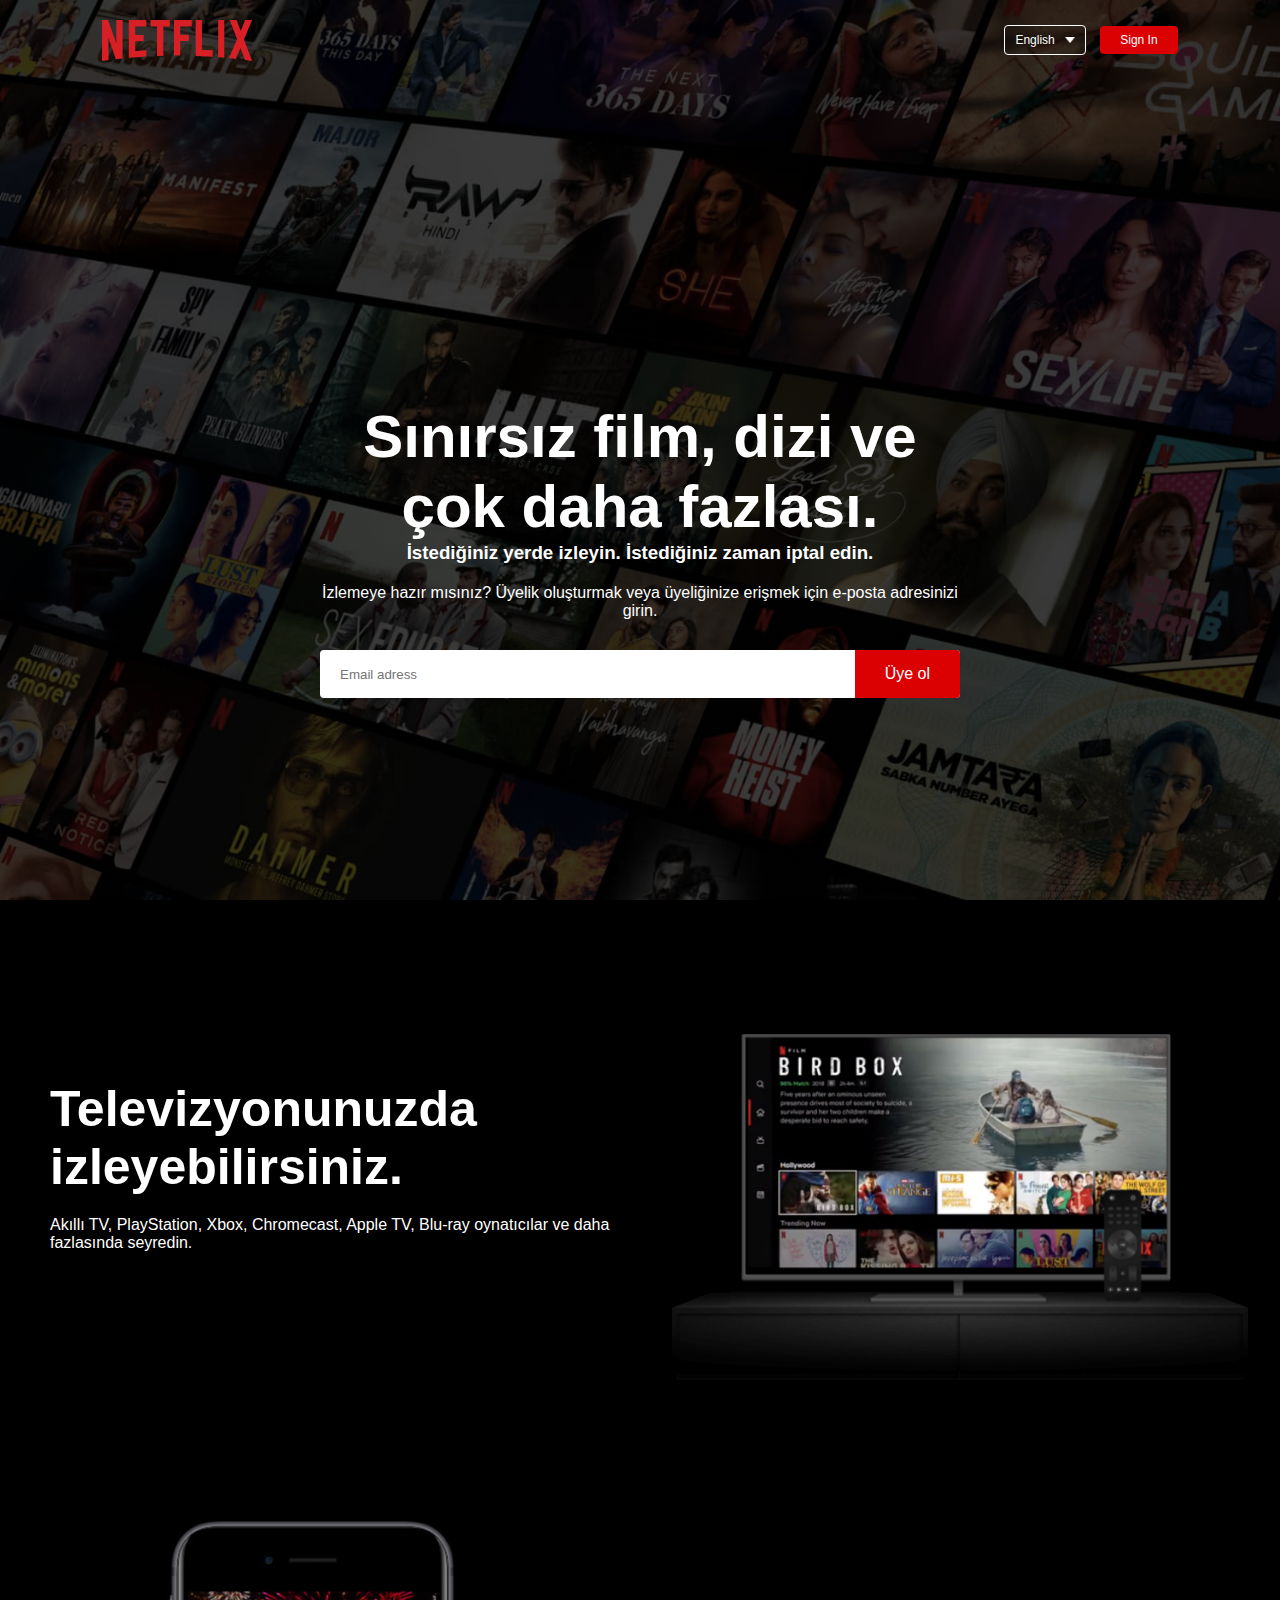
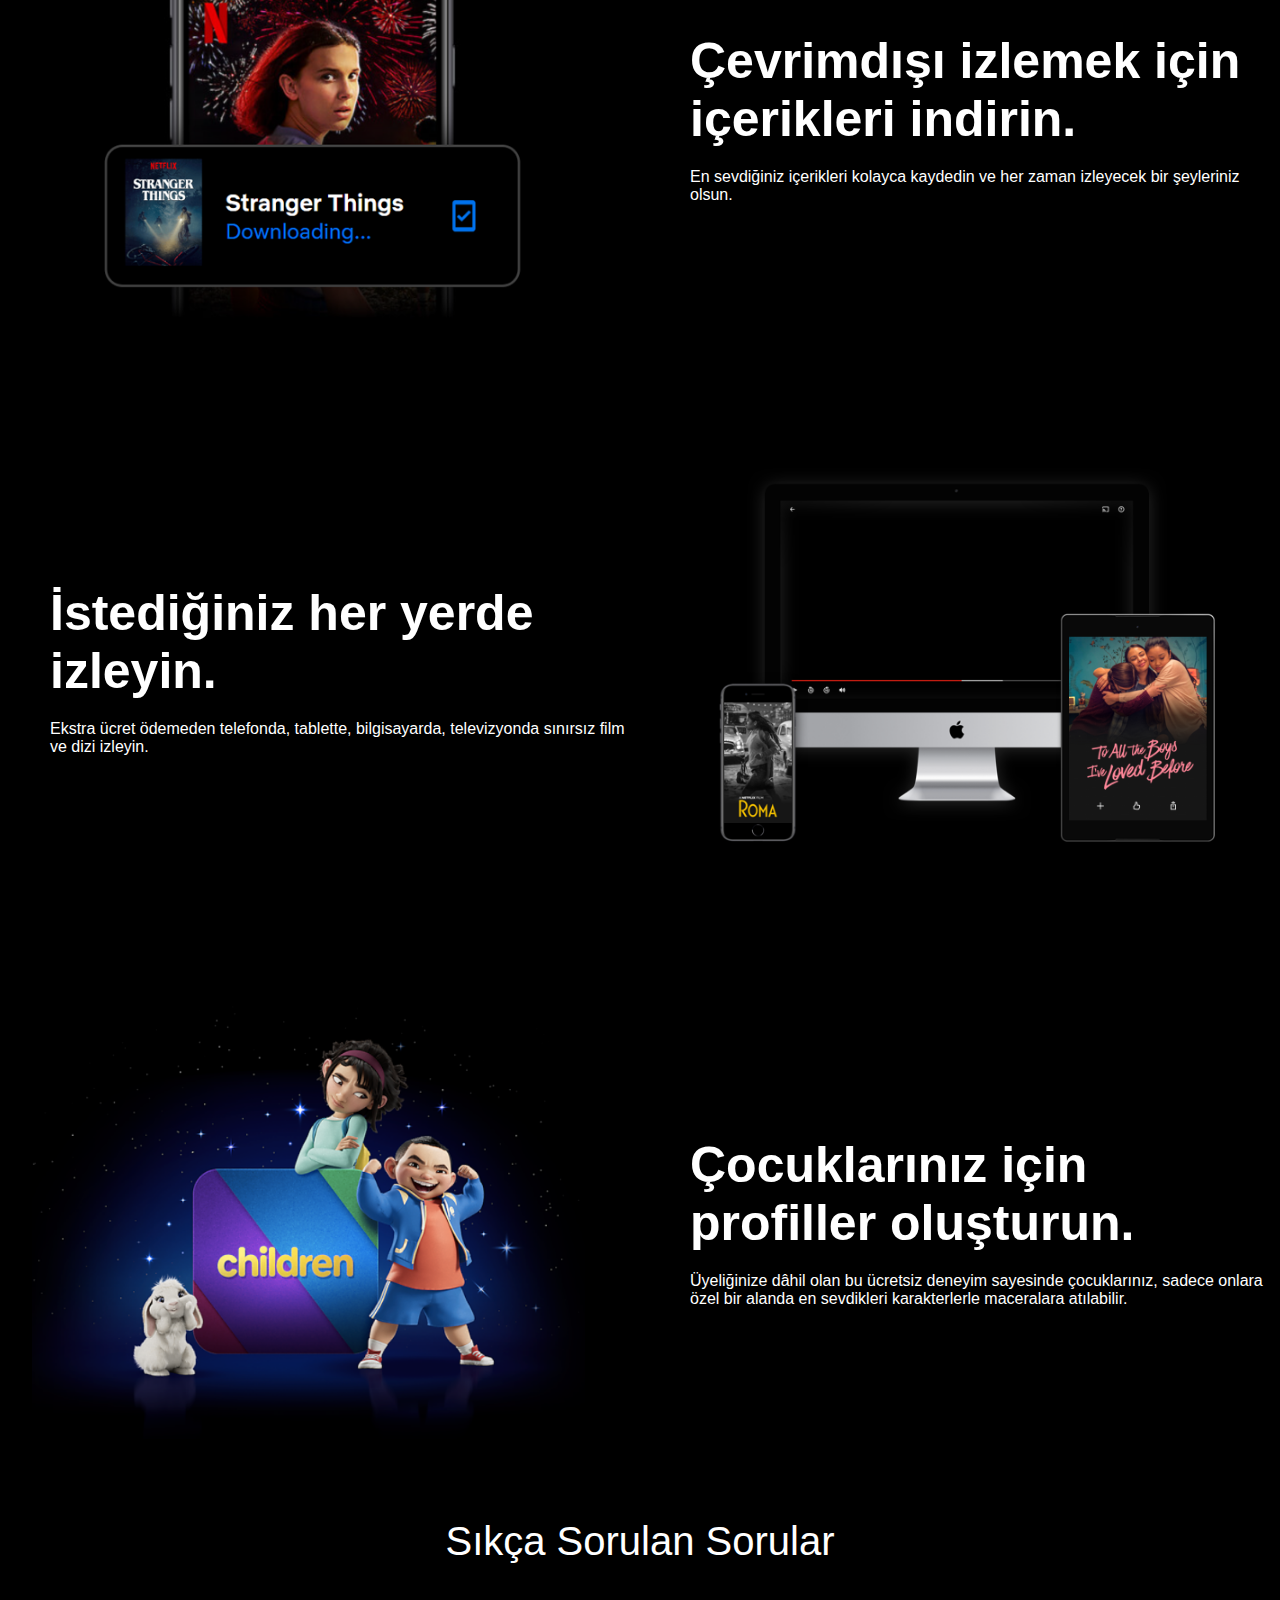
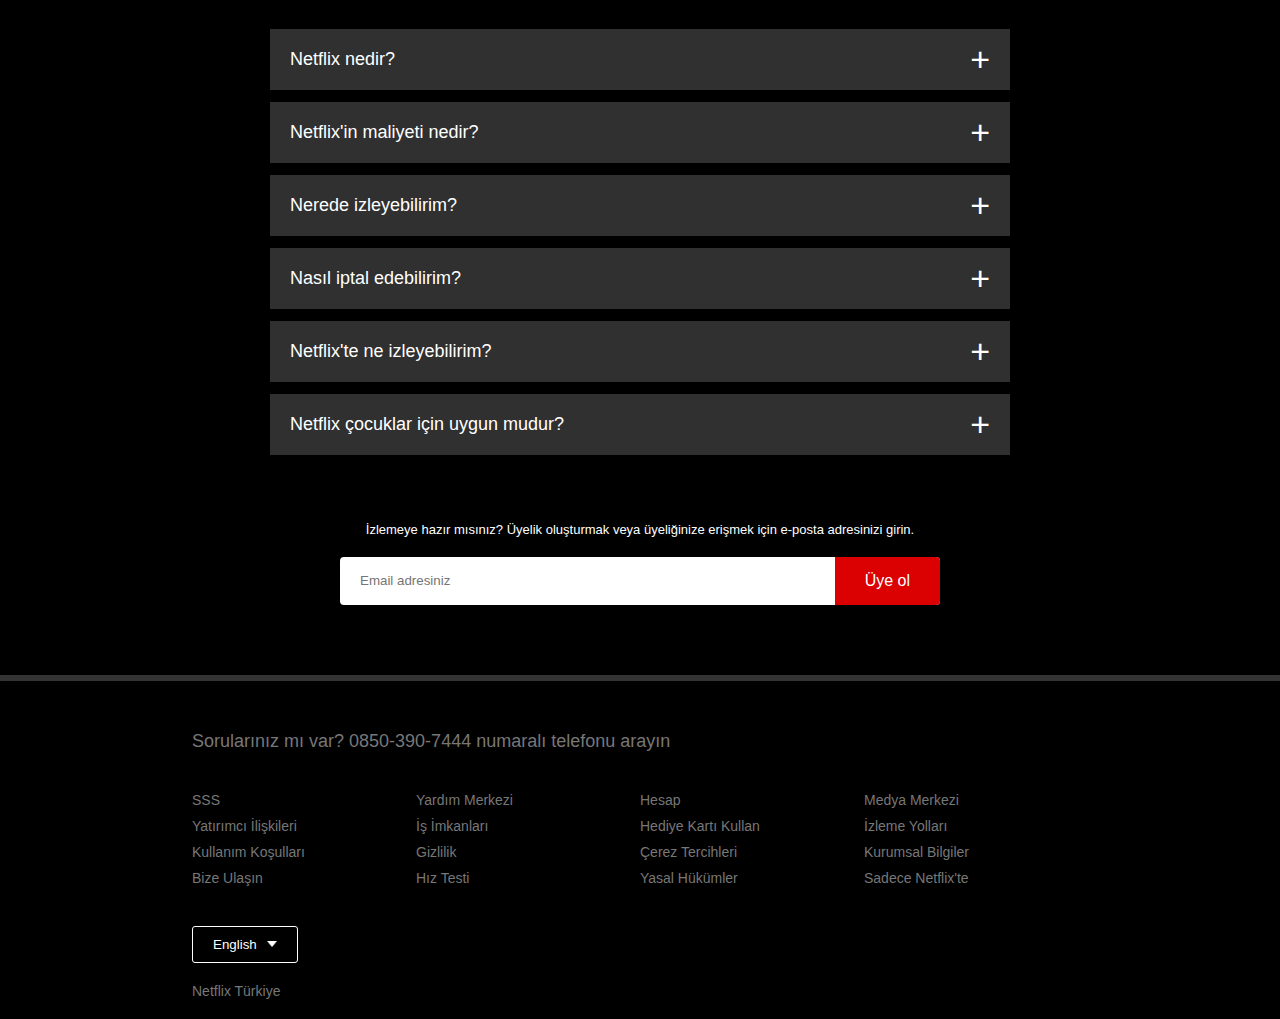
<file: Netflix/anasayfagiriş/index.html>
<html lang="en">
  <head>
    <meta charset="UTF-8" />
    <meta http-equiv="X-UA-Compatible" content="IE=edge" />
    <meta name="viewport" content="width=device-width, initial-scale=1.0" />
    <link rel="stylesheet" href="style.css" />
    <title>Netflix Clone</title>
  </head>
  <body>
    <div class="header">
      <nav>
        <img src="img/logo.png" class="logo" />
        <div>
          <button class="language-btn">
            English <img src="img/down-icon.png" />
          </button>
          <a href="/Netflix/filmgiriş/index.html"><button>Sign In</button></a>
        </div>
      </nav>
      <div class="header-content">
        <h1>Sınırsız film, dizi ve çok daha fazlası.</h1>
        <h3>İstediğiniz yerde izleyin. İstediğiniz zaman iptal edin.</h3>
        <p>
          İzlemeye hazır mısınız? Üyelik oluşturmak veya üyeliğinize erişmek
          için e‑posta adresinizi girin.
        </p>
        <form class="email-signup">
          <input
            type="email"
            placeholder="Email adress"
            required
          /><!-- gerekli uyarısı için "required"-->
          <button type="submit">Üye ol</button>
        </form>
      </div>
    </div>

    <div class="features">
      <div class="row">
        <div class="text-col">
          <h2>Televizyonunuzda izleyebilirsiniz.</h2>
          <p>
            Akıllı TV, PlayStation, Xbox, Chromecast, Apple TV, Blu-ray
            oynatıcılar ve daha fazlasında seyredin.
          </p>
        </div>
        <div class="img-col">
          <img src="img/feature-1.png" />
        </div>
      </div>
      <div class="row">
        <div class="img-col">
          <img src="img/feature-2.png" />
        </div>
        <div class="text-col">
          <h2>Çevrimdışı izlemek için içerikleri indirin.</h2>
          <p>
            En sevdiğiniz içerikleri kolayca kaydedin ve her zaman izleyecek bir
            şeyleriniz olsun.
          </p>
        </div>
      </div>
      <div class="row">
        <div class="text-col">
          <h2>İstediğiniz her yerde izleyin.</h2>
          <p>
            Ekstra ücret ödemeden telefonda, tablette, bilgisayarda,
            televizyonda sınırsız film ve dizi izleyin.
          </p>
        </div>
        <div class="img-col">
          <img src="img/feature-3.png" />
        </div>
      </div>
      <div class="row">
        <div class="img-col">
          <img src="img/feature-4.png" />
        </div>
        <div class="text-col">
          <h2>Çocuklarınız için profiller oluşturun.</h2>
          <p>
            Üyeliğinize dâhil olan bu ücretsiz deneyim sayesinde çocuklarınız,
            sadece onlara özel bir alanda en sevdikleri karakterlerle maceralara
            atılabilir.
          </p>
        </div>
      </div>
    </div>

    <!-- accordion start -->
    <div class="faq">
      <h2>Sıkça Sorulan Sorular</h2>
      <ul class="accordion">
        <li>
          <input type="radio" name="accordion" id="first" />
          <label for="first">Netflix nedir?</label>
          <div class="content">
            <p>
              Lorem ipsum dolor sit amet consectetur adipisicing elit. Quaerat
              ab similique quas et ea odio non omnis, eveniet qui rem tempora
              nemo ut corporis harum fugit minima a, alias unde!
            </p>
          </div>
        </li>
        <li>
          <input type="radio" name="accordion" id="second" />
          <label for="second">Netflix'in maliyeti nedir?</label>
          <div class="content">
            <p>
              Lorem ipsum dolor sit amet consectetur adipisicing elit. Quae ab
              similique quas et ea odio non omnis, eveniet qui rem tempo nemo ut
              corporis harum fugit minima a, alias unde!
            </p>
          </div>
        </li>
        <li>
          <input type="radio" name="accordion" id="third" />
          <label for="third">Nerede izleyebilirim?</label>
          <div class="content">
            <p>
              Lorem ipsum dolor sit amet consectetur adipisicing elit. Quae ab
              similique quas et ea odio non omnis, eveniet qui rem tempo nemo ut
              corporis harum fugit minima a, alias unde!
            </p>
          </div>
        </li>
        <li>
          <input type="radio" name="accordion" id="fourth" />
          <label for="fourth">Nasıl iptal edebilirim?</label>
          <div class="content">
            <p>
              Lorem ipsum dolor sit amet consectetur adipisicing elit. Quae ab
              similique quas et ea odio non omnis, eveniet qui rem tempo nemo ut
              corporis harum fugit minima a, alias unde!
            </p>
          </div>
        </li>
        <li>
          <input type="radio" name="accordion" id="fifth" />
          <label for="fifth">Netflix'te ne izleyebilirim?</label>
          <div class="content">
            <p>
              Lorem ipsum dolor sit amet consectetur adipisicing elit. Quae ab
              similique quas et ea odio non omnis, eveniet qui rem tempo nemo ut
              corporis harum fugit minima a, alias unde!
            </p>
          </div>
        </li>
        <li>
          <input type="radio" name="accordion" id="sixth" />
          <label for="sixth">Netflix çocuklar için uygun mudur?</label>
          <div class="content">
            <p>
              Lorem ipsum dolor sit amet consectetur adipisicing elit. Quae ab
              similique quas et ea odio non omnis, eveniet qui rem tempo nemo ut
              corporis harum fugit minima a, alias unde!
            </p>
          </div>
        </li>
      </ul>
      <small>İzlemeye hazır mısınız? Üyelik oluşturmak veya üyeliğinize erişmek için e‑posta adresinizi girin.</small>
      <form class="email-signup">
        <input
          type="email"
          placeholder="Email adresiniz"
          required
        /><!-- gerekli uyarısı için "required"-->
        <button type="submit">Üye ol</button>
      </form>
    </div>

    <div class="footer">
      <h2>Sorularınız mı var? 0850-390-7444 numaralı telefonu arayın</h2>

      <div class="row">
        <div class="col">
          <a href="#">SSS</a>
          <a href="#">Yatırımcı İlişkileri</a>
          <a href="#">Kullanım Koşulları</a>
          <a href="#">Bize Ulaşın</a>
        </div>
        <div class="col">
          <a href="#">Yardım Merkezi</a>
          <a href="#">İş İmkanları</a>
          <a href="#">Gizlilik</a>
          <a href="#">Hız Testi</a>
        </div>
        <div class="col">
          <a href="#">Hesap</a>
          <a href="#">Hediye Kartı Kullan</a>
          <a href="#">Çerez Tercihleri</a>
          <a href="#">Yasal Hükümler</a>
        </div>
        <div class="col">
          <a href="#">Medya Merkezi</a>
          <a href="#">İzleme Yolları</a>
          <a href="#">Kurumsal Bilgiler</a>
          <a href="#">Sadece Netflix'te</a>
        </div>
      </div>
      <button class="language-btn">
        English <img src="img/down-icon.png" />
      </button>
      <p class="copyright-txt">Netflix Türkiye</p>
    </div>
  </body>
</html>
</file>
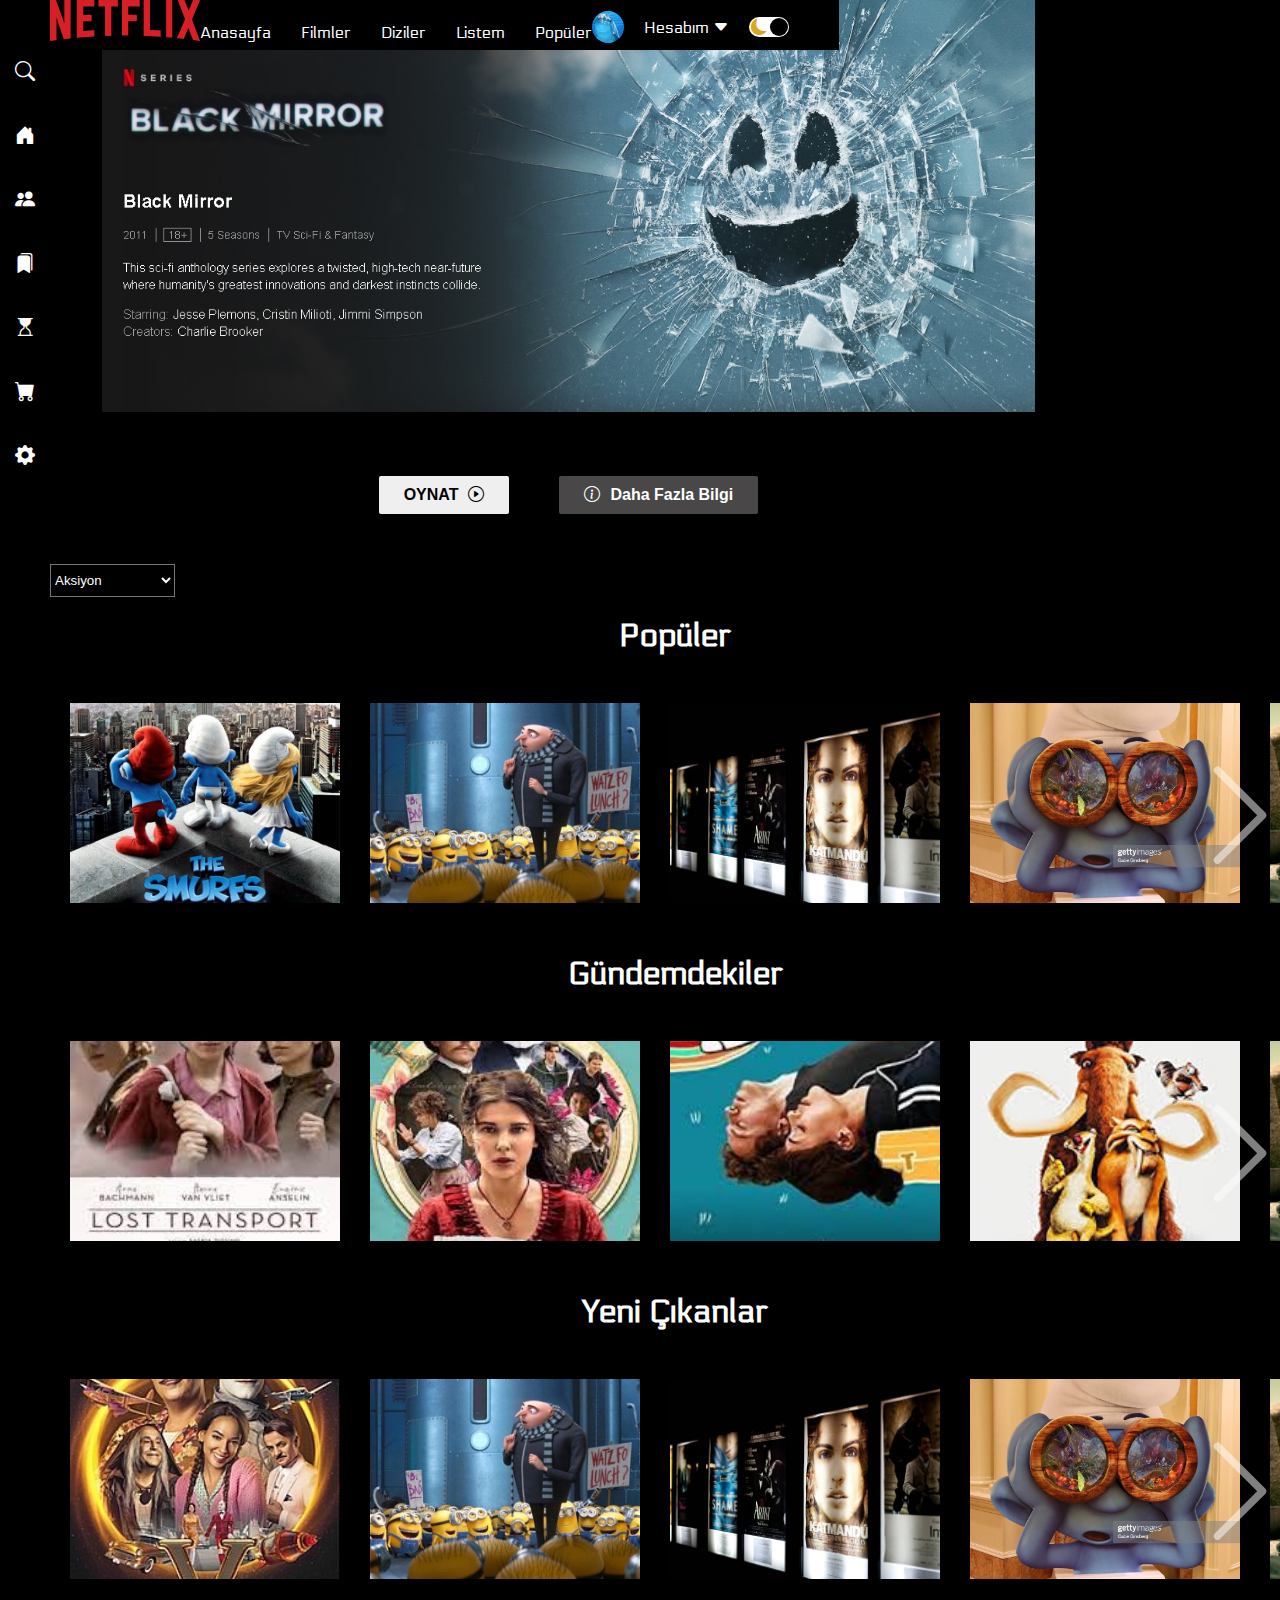
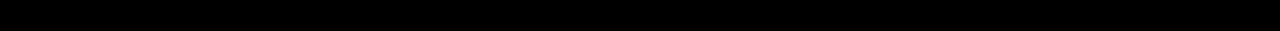
<file: Netflix/filmgiriş/index.html>
<!DOCTYPE html>
<html lang="en">

<head>
  <meta charset="UTF-8" />
  <meta http-equiv="X-UA-Compatible" content="IE=edge" />
  <meta name="viewport" content="width=device-width, initial-scale=1.0" />
  <title>Film Sitesi</title>
  <link href="https://cdn.jsdelivr.net/npm/bootstrap@5.3.0-alpha1/dist/css/bootstrap.min.css" rel="stylesheet"
    integrity="sha384-GLhlTQ8iRABdZLl6O3oVMWSktQOp6b7In1Zl3/Jr59b6EGGoI1aFkw7cmDA6j6gD" crossorigin="anonymous">
  <link rel="stylesheet" href="https://cdn.jsdelivr.net/npm/bootstrap-icons@1.9.1/font/bootstrap-icons.css" />
  <link rel="stylesheet" href="sytleIc.css" />
</head>

<body>
  <!-- ! navbar start -->
  <div class="container-fluid pb-5">
    <nav class="navbar-my  col-sm-8 col-md-12 ">
      <div class="navbar-wrapper ">
        <div class="logo-wrapper ">
          <!-- <h1 class="logo">N E T F L İ X</h1> -->
          <a href="/Netflix/anasayfagiriş/index.html">
          <img class="logo" src="img/logo.png" alt="">
        </a>
        </div>
        <!-- <div class="burger">
          <button type="button" class="myHamburger rounded position-fixed top-0 end-0 me-4 "><i class="bi bi-list"></i></button>

        </div> -->
        <div class="menu-container">
          <ul class="menu-list">
            <li class="menu-list-item acvite">Anasayfa</li>
            <li class="menu-list-item">Filmler</li>
            <li class="menu-list-item">Diziler</li>
            <li class="menu-list-item">Listem</li>
            <li class="menu-list-item">Popüler</li>

          </ul>
        </div>

        <div class="profile-container  ">
          <img class="profile-picture" src="img/t2.jpg" alt="resim" />
          <div class="profil-text-container">
            <span class="profile-text">Hesabım</span>
            <i class="bi bi-caret-down-fill"></i>
          </div>
          <div class="toggle">
            <i class="bi bi-moon-fill toggle-icon"></i>
            <i class="bi bi-brightness-high-fill toggle-icon"></i>
            <div class="toggle-ball"></div>
          </div>
        </div>
      </div>
    </nav>
  </div>
  
  <!-- ! navbar end -->

  <!-- ! sidebar start -->
  <div class="sidebar ">
    <i class="bi bi-search"></i>
    <i class="bi bi-house-door-fill"></i>
    <i class="bi bi-people-fill"></i>
    <i class="bi bi-bookmarks-fill"></i>
    <i class="bi bi-hourglass-top"></i>
    <i class="bi bi-cart-fill"></i>
    <i class="bi bi-gear-fill"></i>
  </div>
  <!-- ! sidebar end -->

  <!--  content start -->
  <div class="container-my  ">
    <div class="content-wrapper ms-2 col-sm-8 col-md-">
      <div class="featured-content pt-5">
        <img class="featured-title " src="img/a1.jpg" alt="" />
        <h1 class="featured-desc">
          <!--  buraya yazınızı ekleyiniz. -->
        </h1>
        <div class="featured-buttons   col-12">
          <button class="play-button">
            OYNAT
            <i class="bi bi-play-circle"></i>
          </button>
          <button class="info-buttons">
            <i class="bi bi-info-circle"></i>
            Daha Fazla Bilgi
          </button>
        </div>
      </div>
    </div>
    <!--  filter start -->
    <div class="movie-list-filter">
      <select>
        <option>Aksiyon</option>
        <option>Animasyon</option>
        <option>Belgesel</option>
        <option>Komedi</option>
        <option>Bilim Kurgu</option>
        <option>Aşk</option>
      </select>
    </div>
    <!-- ! filter end -->

    <!--  movie start -->
    <div class="movie-list-container">
      <h1 class="movie-list-title">Popüler</h1>
      <div class="movie-list-wrapper">
        <ul class="movie-list">
          <li class="movie-item">
            <img class="movie-item-img" src="img/t3.jpg" alt="">
            <div class="movie-info">
              <span class="movie-item-title">The Smurfs</span>
              <div class="movie-item-buttons">
                <i class="bi bi-play-circle-fill"></i>
                <i class="bi bi-hand-thumbs-up-fill"></i>
                <i class="bi bi-hand-thumbs-down-fill"></i>
                <i class="bi bi-plus-circle-fill"></i>
              </div>
            </div>
          </li>
          <li class="movie-item">
            <img class="movie-item-img" src="img/t4.jpg" alt="">
            <div class="movie-info">
              <span class="movie-item-title">Minions</span>
              <div class="movie-item-buttons">
                <i class="bi bi-play-circle-fill"></i>
                <i class="bi bi-hand-thumbs-up-fill"></i>
                <i class="bi bi-hand-thumbs-down-fill"></i>
                <i class="bi bi-plus-circle-fill"></i>
              </div>
            </div>
          </li>
          <li class="movie-item">
            <img class="movie-item-img" src="img/t5.jpg" alt="">
            <div class="movie-info">
              <span class="movie-item-title">The Fılms 1980 </span>
              <div class="movie-item-buttons">
                <i class="bi bi-play-circle-fill"></i>
                <i class="bi bi-hand-thumbs-up-fill"></i>
                <i class="bi bi-hand-thumbs-down-fill"></i>
                <i class="bi bi-plus-circle-fill"></i>
              </div>
            </div>
          </li>
          <li class="movie-item">
            <img class="movie-item-img" src="img/t6.jpg" alt="">
            <div class="movie-info">
              <span class="movie-item-title">Smurfs 2020</span>
              <div class="movie-item-buttons">
                <i class="bi bi-play-circle-fill"></i>
                <i class="bi bi-hand-thumbs-up-fill"></i>
                <i class="bi bi-hand-thumbs-down-fill"></i>
                <i class="bi bi-plus-circle-fill"></i>
              </div>
            </div>
          </li>
          <li class="movie-item">
            <img class="movie-item-img" src="img/t8.jpg" alt="">
            <div class="movie-info">
              <span class="movie-item-title">G.O.R.A</span>
              <div class="movie-item-buttons">
                <i class="bi bi-play-circle-fill"></i>
                <i class="bi bi-hand-thumbs-up-fill"></i>
                <i class="bi bi-hand-thumbs-down-fill"></i>
                <i class="bi bi-plus-circle-fill"></i>
              </div>
            </div>
          </li>
          <li class="movie-item">
            <img class="movie-item-img" src="img/t9.jpg" alt="">
            <div class="movie-info">
              <span class="movie-item-title">Smurfs 2020</span>
              <div class="movie-item-buttons">
                <i class="bi bi-play-circle-fill"></i>
                <i class="bi bi-hand-thumbs-up-fill"></i>
                <i class="bi bi-hand-thumbs-down-fill"></i>
                <i class="bi bi-plus-circle-fill"></i>
              </div>
            </div>
          </li>
          <li class="movie-item">
            <img class="movie-item-img" src="img/t6.jpg" alt="">
            <div class="movie-info">
              <span class="movie-item-title">Smurfs 2020</span>
              <div class="movie-item-buttons">
                <i class="bi bi-play-circle-fill"></i>
                <i class="bi bi-hand-thumbs-up-fill"></i>
                <i class="bi bi-hand-thumbs-down-fill"></i>
                <i class="bi bi-plus-circle-fill"></i>
              </div>
            </div>
          </li>
        </ul>
        <i class="bi bi-chevron-right arrow"></i>
      </div>
    </div>
    <div class="movie-list-container">
      <h1 class="movie-list-title">Gündemdekiler</h1>
      <div class="movie-list-wrapper">
        <ul class="movie-list">
          <li class="movie-item">
            <img class="movie-item-img" src="img/ta2.jpg" alt="">
            <div class="movie-info">
              <span class="movie-item-title">The Smurfs</span>
              <div class="movie-item-buttons">
                <i class="bi bi-play-circle-fill"></i>
                <i class="bi bi-hand-thumbs-up-fill"></i>
                <i class="bi bi-hand-thumbs-down-fill"></i>
                <i class="bi bi-plus-circle-fill"></i>
              </div>
            </div>
          </li>
          <li class="movie-item">
            <img class="movie-item-img" src="img/ta3.jpg" alt="">
            <div class="movie-info">
              <span class="movie-item-title">Me</span>
              <div class="movie-item-buttons">
                <i class="bi bi-play-circle-fill"></i>
                <i class="bi bi-hand-thumbs-up-fill"></i>
                <i class="bi bi-hand-thumbs-down-fill"></i>
                <i class="bi bi-plus-circle-fill"></i>
              </div>
            </div>
          </li>
          <li class="movie-item">
            <img class="movie-item-img" src="img/ta4.jpg" alt="">
            <div class="movie-info">
              <span class="movie-item-title">The 1980 </span>
              <div class="movie-item-buttons">
                <i class="bi bi-play-circle-fill"></i>
                <i class="bi bi-hand-thumbs-up-fill"></i>
                <i class="bi bi-hand-thumbs-down-fill"></i>
                <i class="bi bi-plus-circle-fill"></i>
              </div>
            </div>
          </li>
          <li class="movie-item">
            <img class="movie-item-img" src="img/ta6.jpg" alt="">
            <div class="movie-info">
              <span class="movie-item-title">2020</span>
              <div class="movie-item-buttons">
                <i class="bi bi-play-circle-fill"></i>
                <i class="bi bi-hand-thumbs-up-fill"></i>
                <i class="bi bi-hand-thumbs-down-fill"></i>
                <i class="bi bi-plus-circle-fill"></i>
              </div>
            </div>
          </li>
          <li class="movie-item">
            <img class="movie-item-img" src="img/t8.jpg" alt="">
            <div class="movie-info">
              <span class="movie-item-title">G.O.R.A</span>
              <div class="movie-item-buttons">
                <i class="bi bi-play-circle-fill"></i>
                <i class="bi bi-hand-thumbs-up-fill"></i>
                <i class="bi bi-hand-thumbs-down-fill"></i>
                <i class="bi bi-plus-circle-fill"></i>
              </div>
            </div>
          </li>
          <li class="movie-item">
            <img class="movie-item-img" src="img/t9.jpg" alt="">
            <div class="movie-info">
              <span class="movie-item-title">Smurfs 2020</span>
              <div class="movie-item-buttons">
                <i class="bi bi-play-circle-fill"></i>
                <i class="bi bi-hand-thumbs-up-fill"></i>
                <i class="bi bi-hand-thumbs-down-fill"></i>
                <i class="bi bi-plus-circle-fill"></i>
              </div>
            </div>
          </li>
          <li class="movie-item">
            <img class="movie-item-img" src="img/t6.jpg" alt="">
            <div class="movie-info">
              <span class="movie-item-title">Smurfs 2020</span>
              <div class="movie-item-buttons">
                <i class="bi bi-play-circle-fill"></i>
                <i class="bi bi-hand-thumbs-up-fill"></i>
                <i class="bi bi-hand-thumbs-down-fill"></i>
                <i class="bi bi-plus-circle-fill"></i>
              </div>
            </div>
          </li>
        </ul>
        <i class="bi bi-chevron-right arrow"></i>
      </div>
    </div>
    <div class="movie-list-container">
      <h1 class="movie-list-title">Yeni Çıkanlar</h1>
      <div class="movie-list-wrapper">
        <ul class="movie-list">
          <li class="movie-item">
            <img class="movie-item-img" src="img/t9.jpg" alt="">
            <div class="movie-info">
              <span class="movie-item-title">The Smurfs</span>
              <div class="movie-item-buttons">
                <i class="bi bi-play-circle-fill"></i>
                <i class="bi bi-hand-thumbs-up-fill"></i>
                <i class="bi bi-hand-thumbs-down-fill"></i>
                <i class="bi bi-plus-circle-fill"></i>
              </div>
            </div>
          </li>
          <li class="movie-item">
            <img class="movie-item-img" src="img/t4.jpg" alt="">
            <div class="movie-info">
              <span class="movie-item-title">Minions</span>
              <div class="movie-item-buttons">
                <i class="bi bi-play-circle-fill"></i>
                <i class="bi bi-hand-thumbs-up-fill"></i>
                <i class="bi bi-hand-thumbs-down-fill"></i>
                <i class="bi bi-plus-circle-fill"></i>
              </div>
            </div>
          </li>
          <li class="movie-item">
            <img class="movie-item-img" src="img/t5.jpg" alt="">
            <div class="movie-info">
              <span class="movie-item-title">The Fılms 1980 </span>
              <div class="movie-item-buttons">
                <i class="bi bi-play-circle-fill"></i>
                <i class="bi bi-hand-thumbs-up-fill"></i>
                <i class="bi bi-hand-thumbs-down-fill"></i>
                <i class="bi bi-plus-circle-fill"></i>
              </div>
            </div>
          </li>
          <li class="movie-item">
            <img class="movie-item-img" src="img/t6.jpg" alt="">
            <div class="movie-info">
              <span class="movie-item-title">Smurfs 2020</span>
              <div class="movie-item-buttons">
                <i class="bi bi-play-circle-fill"></i>
                <i class="bi bi-hand-thumbs-up-fill"></i>
                <i class="bi bi-hand-thumbs-down-fill"></i>
                <i class="bi bi-plus-circle-fill"></i>
              </div>
            </div>
          </li>
          <li class="movie-item">
            <img class="movie-item-img" src="img/t8.jpg" alt="">
            <div class="movie-info">
              <span class="movie-item-title">G.O.R.A</span>
              <div class="movie-item-buttons">
                <i class="bi bi-play-circle-fill"></i>
                <i class="bi bi-hand-thumbs-up-fill"></i>
                <i class="bi bi-hand-thumbs-down-fill"></i>
                <i class="bi bi-plus-circle-fill"></i>
              </div>
            </div>
          </li>
          <li class="movie-item">
            <img class="movie-item-img" src="img/t9.jpg" alt="">
            <div class="movie-info">
              <span class="movie-item-title">Smurfs 2020</span>
              <div class="movie-item-buttons">
                <i class="bi bi-play-circle-fill"></i>
                <i class="bi bi-hand-thumbs-up-fill"></i>
                <i class="bi bi-hand-thumbs-down-fill"></i>
                <i class="bi bi-plus-circle-fill"></i>
              </div>
            </div>
          </li>
          <li class="movie-item">
            <img class="movie-item-img" src="img/t6.jpg" alt="">
            <div class="movie-info">
              <span class="movie-item-title">Smurfs 2020</span>
              <div class="movie-item-buttons">
                <i class="bi bi-play-circle-fill"></i>
                <i class="bi bi-hand-thumbs-up-fill"></i>
                <i class="bi bi-hand-thumbs-down-fill"></i>
                <i class="bi bi-plus-circle-fill"></i>
              </div>
            </div>
          </li>
        </ul>
        <i class="bi bi-chevron-right arrow"></i>
      </div>
    </div>

    <!--  !movie end-->
  </div>
  <script src="https://code.jquery.com/jquery-3.6.3.min.js"
  integrity="sha256-pvPw+upLPUjgMXY0G+8O0xUf+/Im1MZjXxxgOcBQBXU=" crossorigin="anonymous"></script>
  <script src="script.js"></script>
</body>

</html>
</file>
<file: Netflix/anasayfagiriş/style.css>
* {
  margin: 0;
  padding: 0;
  font-family: sans-serif;
  box-sizing: border-box;
}
body {
  background: #000;
  color: #fff;
}
.header {
  width: 100%;
  height: 100vh;
  background-image: linear-gradient(rgba(0, 0, 0, 0.7), rgba(0, 0, 0, 0.7)),
    url(img/header-image.png);
  background-size: cover;
  background-position: center;
  padding: 10px 8%;
  position: relative;
}
nav {
  display: flex;
  align-items: center;
  justify-content: space-between;
  padding: 10px 0;
}
.logo {
  width: 150px;
  cursor: pointer;
}
nav button {
  border: 0;
  outline: 0;
  background: #db0001;
  color: #fff;
  padding: 7px 20px;
  font-size: 12px;
  border-radius: 4px;
  margin-left: 10px;
  cursor: pointer;
}
.language-btn {
  display: inline-flex;
  align-items: center;
  background: transparent;
  border: 1px solid #fff;
  padding: 7px 10px;
}
.language-btn img {
  width: 10px;
  margin-left: 10px;
}
.header-content {
  position: absolute;
  top: 50%;
  left: 50%;
  transform: translate(-50%, -50%);
  text-align: center;
  margin-top: 100px;
}
.header-content h1 {
  font-size: 60px;
  line-height: 70px;
  font-weight: 650px;
  max-width: 650px;
}
.header-content h3 {
  font-weight: 400px;
  margin-bottom: 20px;
}
.email-signup {
  background: #fff;
  border-radius: 4px;
  display: flex;
  align-items: center;
  margin-top: 30px;
  overflow: hidden;
}
.email-signup input {
  flex: 1;
  border: 0;
  outline: 0;
  margin-left: 20px;
}
.email-signup button {
  background: #db0001;
  border: 0;
  outline: 0;
  color: #fff;
  font-size: 16px;
  cursor: pointer;
  padding: 15px 30px;
}

/* ------------------features---------------- */

.feature {
  padding: 50px 12%;
  font-size: 22px;
}
.row {
  display: flex;
  width: 100%;
  align-items: center;
  flex-wrap: wrap;
  padding: 50px 0px;
}
.text-col {
  flex-basis: 50%;
  margin-bottom: 20px;
  padding-left: 50px;
  
}
.img-col {
  flex-basis: 50%;
  margin-bottom: 20px;
}
.img-col img {
  display: block;
  width: 90%;
  margin: auto;
}
.features h2 {
  font-size: 50px;
  font-weight: 600;
  margin-bottom: 20px;
}
/* ----------------------faq  start accordion yapımı----------- */

.faq {
  padding: 10px 12%;
  text-align: center;
  font-size: 18px;
}
.faq h2 {
  font-weight: 500;
  font-size: 40px;
}

.accordion {
  margin: 60px auto;
  width: 100%;
  max-width: 750px;
}
.accordion li {
  list-style: none;
  width: 100%;
  padding: 5px;
}
.accordion li label {
  display: flex;
  align-items: center;
  padding: 20px;
  font-size: 18px;
  font-weight: 500;
  background: #303030;
  margin-bottom: 2px;
  cursor: pointer;
  position: relative;
}
label::after {
  content: "+";
  font-size: 34px;
  position: absolute;
  right: 20px;
  transition: transform 0.5s;
}
input[type="radio"] {
  display: none;
}
.accordion .content {
  background: #303030;
  text-align: left;
  padding: 0 20px;
  max-height: 0;
  overflow: hidden;
  transition: max-height 0.5s, padding 0.5s;
}
.accordion input[type="radio"]:checked + label + .content {
  /* accordion açma işlemi */
  max-height: 600px;
  padding: 30px 20px;
}
.accordion input[type="radio"]:checked + label::after {
  transform: rotate(135deg);
}
.faq .email-signup {
  max-width: 600px;
  margin: 20px auto 60px;
}
.faq small {
  font-size: 13px;
}
/* footer */

.footer {
  padding: 50px 15% 10px;
  border-top: 6px solid #333;
  color: #777;
}
.footer h2 {
  font-size: 18px;
  font-weight: 400;
  margin-bottom: 30px;
}
/* flutter 4e bölüp ekrana yansıtma */
.footer .col {
  flex-basis: 25%;
  flex-grow: 1;
  margin-bottom: 20px;
}

.footer .col a {
  display: block;
  text-decoration: none;
  color: #777;
  font-size: 14px;
  margin-bottom: 10px;
}
.footer .row {
  align-items: flex-start;
  padding: 10px 0;
}
.footer .language-btn {
  color: white;
  padding: 10px 20px;
  border-radius: 3px;
}

.copyright-txt {
  font-size: 14px;
  margin-top: 20px;
  margin-bottom: 10px;
  cursor: pointer;
}
/* -------------media-queries-for-small-screen--- */
@media only screen and (max-width: 600px) {
  .logo {
    width: 100px;
  }
  nav button {
    padding: 5px 10px;
  }
  nav .language-btn {
    padding: 4px 8px;
  }
  .header-content {
    position: unset;
    transform: none;
    padding-top: 150px;
  }
  .header-content h1 {
    font-size: 30px;
  }
  .email-signup button {
    font-size: 12px;
    padding: 10px 15px;
  }
  .text-col,
  .img-col {
    flex-basis: 100%;
  }
  .features h2 {
    font-size: 30px;
  }
  .features p {
    font-size: 15px;
  }
  .row:nth-child(2),
  .row:nth-child(4) {
    flex-direction: column-reverse;
  }
  .features .row {
    padding: 10px 0;
  }
  .faq h2 {
    font-size: 20px;
  }
  .accordion .content {
    font-size: 14px;
  }
  .accordion li label {
    padding: 10px;
    font-size: 14px;
  }
  label::after {
    font-size: 22px;
  }
}
</file>
<file: Netflix/filmgiriş/sytleIc.css>
@import url("https://fonts.googleapis.com/css2?family=Electrolize&display=swap");

/* ! base css start */

* {
  margin: 0;
  padding: 0;
}

body {
  font-family: "Electrolize", sans-serif;
}
.container-fluid,
.container-my{
  background-color: #000;
  color: white;
  width: 100%;
  text-align: center;
}

/* ! base css end */

/* ! NAVBAR START */
.navbar-my {
  background-color: #000;
  height: 50px;
  color: white;
  position: fixed; 
  z-index: 1; /* logoyu sidebar ile kesişimde öne çıkartıyor*/
}
.navbar-wrapper {
  display: flex;
  justify-content: space-between;
  align-items: center;
  padding: 0 50px;
}
.logo {
  width: 150px;
  cursor: pointer;
}

.menu-list {
  display: flex;
  margin-top: 20px; 
  list-style: none;
  column-gap: 30px; /* menü listedeki elemanların arasına boşluk vermek için kullandık */
  padding: 0;
}
.menu-list-item {
  cursor: pointer;
}
.menu-list-item:hover {
  font-weight: bold;
}
.menu-list-item.active {
  font-weight: bold;
}
.profile-container {
  display: flex; /* YAN YANA GELMESİNİ SAĞLIYOR  */
  margin-top: 10px;
  align-items: center;
  column-gap: 20px; /* menü listedeki elemanların arasına boşluk vermek için kullandık */
}
.profile-picture {
  width: 32px;
  height: 32px;
  object-fit: cover;
  border-radius: 50%;
}
.profile-text-container {
  display: flex;
  align-items: center;
  column-gap: 5px;
  line-height: 1;
}
.toggle {
  width: 40px;
  background-color: white;
  position: relative;
  height: 20px;
  border-radius: 30px;
  display: flex;
  align-items: center;
  justify-content: space-around;
}

.toggle-icon {
  color: goldenrod;
}
.toggle-ball {
  width: 18px;
  height: 18px;
  background-color: black;
  border-radius: 50%;
  cursor: pointer;
  position: absolute;
  right: 1px;
  transition: .5s ease all;
}
/* ! NAVBAR END */

/* ! SIDEBAR START */
.sidebar {
  background-color: #000;
  color: white;
  height: 100%;
  width: 50px;
  display: flex;
  flex-direction: column;
  align-items: center;
  padding-top: 60px;
  row-gap: 40px; /* simgeler arası boşluk için */
  position: fixed;
  top: 0;
}
.sidebar i {
  color: white;
  font-size: 20px;
  cursor: pointer;
}

/* ! SIDEBAR END */

/*  ! content start */

.content-wrapper {
  width: 90%;
  margin-top: -50px;
}
.featured-content {
  width: 90%;
 margin: 50px;
 justify-content: center;
 align-items: center;
 
}
.featured-title {
  width: 90%; 
  justify-self: center;  
  display: block;
  margin:  auto;
  
}

.featured-desc {
  background-color: black;
  width: 100%;
  display: flex;
  position: relative;
  margin: 80px;
  display: inline-block;
  position: relative;
  left: 10px;
}
.featured-buttons {
  display: flex;
  column-gap: 50px;
  justify-content: center;
  margin-top: -100px;
}
.featured-buttons button {
  padding: 10px 25px;
  border-radius: 2px;
  border: none;
  outline: none;
  cursor: pointer;
  display: flex;
  column-gap: 10px;
  font-size: 16px;
  font-weight: bold;
}
.featured-buttons .info-buttons {
  background-color: rgb(145, 142, 142, 0.5);
  color: white;
}
.movie-list-filter {
text-align: start;
margin-left: 50px;
margin-bottom: 20px;
  
}
.movie-list-filter select {
  background-color: black;
  color: white;
  padding: 7px 0;
  width: 125px;
}
.movie-list-container {
  margin-left: 70px;
}
.movie-list-wrapper{
  overflow: hidden;
  position: relative;
}
.movie-list {
  list-style: none;
  height: 300px;
  padding: 0;
  display: flex;
  align-items: center;
  column-gap: 30px;
  transform: translateX(0);
  transition: 1s ease-in-out;

}
.movie-item {
  position: relative;
}
.movie-item:hover .movie-item-title, 
.movie-item:hover .movie-item-buttons {
  opacity: 1;
}
.movie-item:hover .movie-item-img {
  transform: scale(1.2);
  margin: 0 30px;
  opacity: .5;

}
.movie-item-img {
  width: 270px;
  height: 200px;
  object-fit: cover;
  transition: 1s all ease-in-out;
}
.movie-item-title {
  background-color: rgb(40, 40, 40, 0.4);
  padding: 0 10px;
  font-size: 28px;
  font-weight: bold;
  position: absolute;
  top: 10%;
  left: 50px;
  opacity: 0;
  transition: 1s all ease-in-out;
}
.movie-item-buttons {
  background-color: rgb(40, 40, 40, 0.4);
  padding: 10px;
  /* font-size: 28px; */
  font-weight: bold;
  position: absolute;
  bottom: 15%;
  left: 60px;
  display: flex;
  column-gap: 20px;
  opacity: 0;
  transition: .5s all ease-in-out;

  
  
}
.movie-item-buttons i {
  cursor: pointer;
  opacity: .5;
  font-size: 20px;
  transition: .5s all ease;
}
.movie-item-buttons i:hover {
  opacity: 1;
  
}
.arrow{
  width: 100px;
  display: flex;
  font-size: 120px;
  position: absolute;/* kutuları eksenden çıkarttık aşağıda right veya left ile yön verdik */
  right: 0;/* kutuları eksenden çıkarttık aşağıda right veya left top bottom ile yön verdik */
  top:100px;
  opacity: .5;
  transition: .5s ease all ;
  cursor: pointer;
}
.arrow:hover{
  opacity: 1;
}
/*  ! content end */

/* ! DARKMODE START */
.container-fluid.active{
  background-color: white;
}
.container-my.active{
  background-color: white;
}
.navbar-my.active{
  background-color: white;
  color: black;
}
.sidebar.active{
  background-color:white
}
.sidebar i.active{
  color:#000
}
.toggle.active{
  background-color: black;
}
.movie-list-title.active{
  color: black;
}
.toggle-ball.active{
  background-color: white;
  transform: translateX(-20px);

}
.movie-list-filter select.active{
  background-color:white;
  color: #000;
}
.toggle{
  cursor:pointer;
}

/*  ! darkmode end */

/*  ! RESPONSIVE START */


@media only screen and ( max-width: 800px ){
  .menu-container{
    display: none;
  }
  .featured-content{
    height: 50vh ;
  }
  .featured-buttons{
    display: flex;
    gap: 20px;
    flex-wrap: wrap;
  }
  .featured-desc{
    overflow: hidden;
    display: -webkit-box;
    -webkit-line-clamp: 5;
    -webkit-box-orient: vertical;
    max-width: 200px;
  }

}

@media (max-width:900px) {
  .menu-list{
    display: none;
    width: 20%;
    position: fixed;
    flex-direction: column;
    color: black;
    right: 0;
  }
  .profile-container {
    position: fixed;
    top: 0;
    right: 20px;
    width: 200px;

  }.logo{
    width: 100px;
    position: fixed;
    left: 0;
    margin-left: 5px;
    margin-top: 10px;
    
  }
  .featured-title{
  width: 100%;
  margin: auto;
  }
}

 /*  ! RESPONSIVE end  */
</file>
